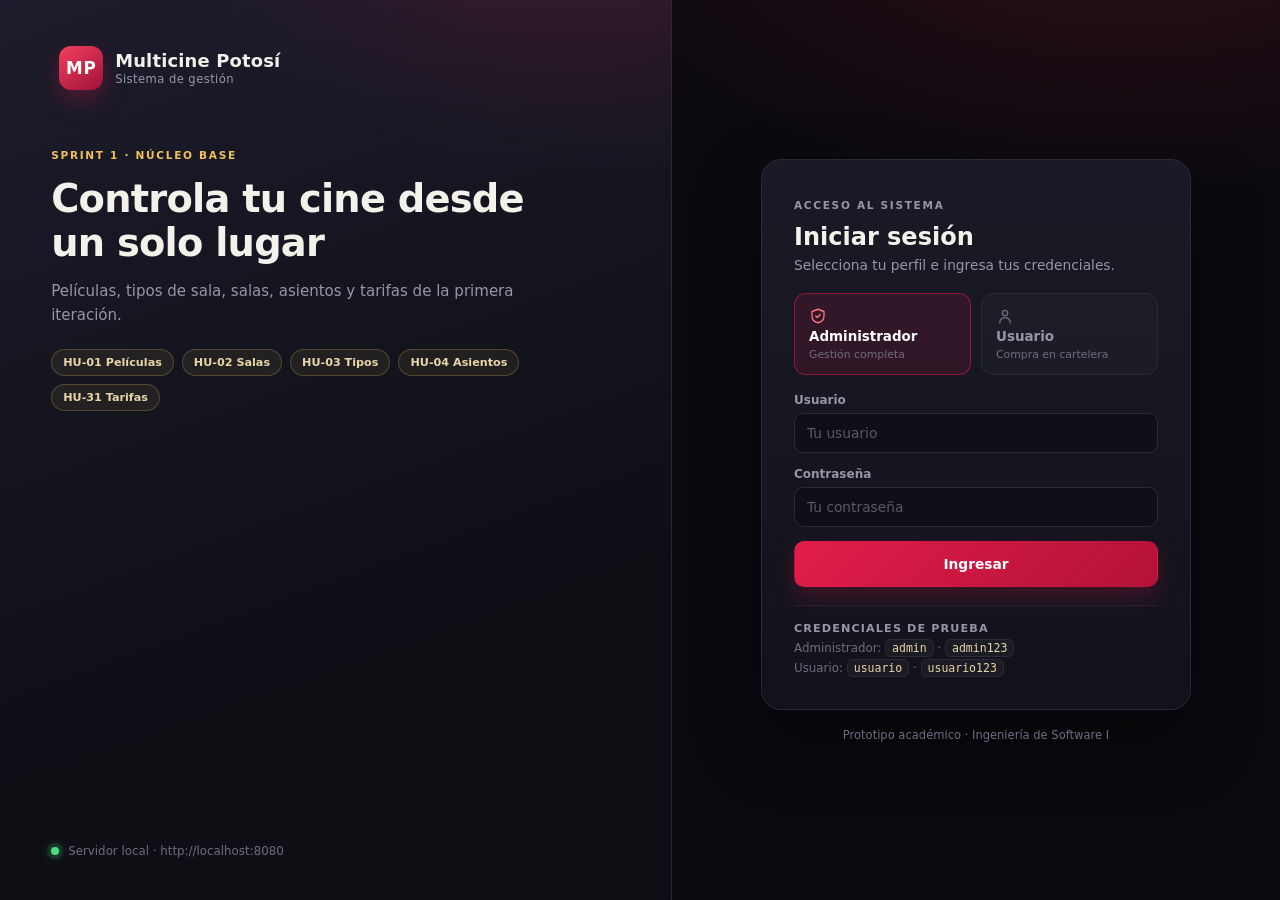
<file: web/index.html>
<!DOCTYPE html>
<html lang="es">
<head>
  <meta charset="UTF-8">
  <meta name="viewport" content="width=device-width, initial-scale=1.0">
  <title>Multicine Potosí · Sistema de Gestión</title>
  <meta name="description" content="Sistema de gestión de Multicine Potosí - Sprint 1: Núcleo Base">
  <link rel="stylesheet" href="styles.css">
</head>
<body>
  <svg class="sprite" aria-hidden="true">
    <symbol id="i-grid" viewBox="0 0 24 24">
      <rect x="3" y="3" width="7" height="7" rx="1.5"/>
      <rect x="14" y="3" width="7" height="7" rx="1.5"/>
      <rect x="3" y="14" width="7" height="7" rx="1.5"/>
      <rect x="14" y="14" width="7" height="7" rx="1.5"/>
    </symbol>
    <symbol id="i-film" viewBox="0 0 24 24">
      <rect x="3" y="4" width="18" height="16" rx="2"/>
      <path d="M7 4v16M17 4v16M3 9h4M3 15h4M17 9h4M17 15h4"/>
    </symbol>
    <symbol id="i-layers" viewBox="0 0 24 24">
      <path d="m12 3 8 4.5-8 4.5-8-4.5L12 3Z"/>
      <path d="m4 12 8 4.5 8-4.5"/>
      <path d="m4 16.5 8 4.5 8-4.5"/>
    </symbol>
    <symbol id="i-door" viewBox="0 0 24 24">
      <path d="M5 21V4a1 1 0 0 1 1-1h9a1 1 0 0 1 1 1v17"/>
      <path d="M3 21h18"/>
      <path d="M13 12h.01"/>
    </symbol>
    <symbol id="i-seat" viewBox="0 0 24 24">
      <path d="M6 10V5a2 2 0 0 1 2-2h8a2 2 0 0 1 2 2v5"/>
      <path d="M5 10a2 2 0 0 0-2 2v4a1 1 0 0 0 1 1h16a1 1 0 0 0 1-1v-4a2 2 0 0 0-2-2H5Z"/>
      <path d="M7 17v4M17 17v4"/>
    </symbol>
    <symbol id="i-tag" viewBox="0 0 24 24">
      <path d="M20.6 13.4 12 22l-9-9 8.6-8.6a2 2 0 0 1 1.4-.6H20a2 2 0 0 1 2 2v6.8a2 2 0 0 1-.6 1.4Z"/>
      <circle cx="16.5" cy="7.5" r="1.2"/>
    </symbol>
    <symbol id="i-lock" viewBox="0 0 24 24">
      <rect x="4" y="10" width="16" height="10" rx="2"/>
      <path d="M8 10V7a4 4 0 0 1 8 0v3"/>
    </symbol>
    <symbol id="i-plus" viewBox="0 0 24 24">
      <path d="M12 5v14M5 12h14"/>
    </symbol>
    <symbol id="i-edit" viewBox="0 0 24 24">
      <path d="M12 20h9"/>
      <path d="M16.5 3.5a2.1 2.1 0 0 1 3 3L7 19l-4 1 1-4L16.5 3.5Z"/>
    </symbol>
    <symbol id="i-trash" viewBox="0 0 24 24">
      <path d="M3 6h18"/>
      <path d="M8 6V4h8v2"/>
      <path d="M19 6l-1 14H6L5 6"/>
      <path d="M10 11v5M14 11v5"/>
    </symbol>
    <symbol id="i-close" viewBox="0 0 24 24">
      <path d="M6 6l12 12M18 6L6 18"/>
    </symbol>
    <symbol id="i-search" viewBox="0 0 24 24">
      <circle cx="11" cy="11" r="7"/>
      <path d="m20 20-3.5-3.5"/>
    </symbol>
    <symbol id="i-refresh" viewBox="0 0 24 24">
      <path d="M21 12a9 9 0 1 1-2.6-6.4"/>
      <path d="M21 3v6h-6"/>
    </symbol>
    <symbol id="i-ticket" viewBox="0 0 24 24">
      <path d="M3 9V6a1 1 0 0 1 1-1h16a1 1 0 0 1 1 1v3a3 3 0 0 0 0 6v3a1 1 0 0 1-1 1H4a1 1 0 0 1-1-1v-3a3 3 0 0 0 0-6Z"/>
      <path d="M13 5v2M13 10v2M13 15v2M13 19v.01"/>
    </symbol>
    <symbol id="i-user" viewBox="0 0 24 24">
      <circle cx="12" cy="8" r="3.5"/>
      <path d="M5 21a7 7 0 0 1 14 0"/>
    </symbol>
    <symbol id="i-shield" viewBox="0 0 24 24">
      <path d="M12 3 20 6v6c0 5-3.4 8.2-8 9-4.6-.8-8-4-8-9V6l8-3Z"/>
      <path d="m9 12 2 2 4-4"/>
    </symbol>
    <symbol id="i-logout" viewBox="0 0 24 24">
      <path d="M9 21H5a2 2 0 0 1-2-2V5a2 2 0 0 1 2-2h4"/>
      <path d="m16 17 5-5-5-5"/>
      <path d="M21 12H9"/>
    </symbol>
    <symbol id="i-clock" viewBox="0 0 24 24">
      <circle cx="12" cy="12" r="9"/>
      <path d="M12 7v5l3 2"/>
    </symbol>
    <symbol id="i-cup" viewBox="0 0 24 24">
      <path d="M5 3h11l-1 9a4 4 0 0 1-4 3.5 4 4 0 0 1-4-3.5L5 3Z"/>
      <path d="M7 9h7"/>
      <path d="M4 21h13"/>
    </symbol>
    <symbol id="i-sparkle" viewBox="0 0 24 24">
      <path d="M12 3l1.8 4.7L18.5 9.5l-4.7 1.8L12 16l-1.8-4.7L5.5 9.5l4.7-1.8L12 3Z"/>
      <path d="M18.5 15l.8 2.1 2.2.9-2.2.9-.8 2.1-.8-2.1-2.2-.9 2.2-.9.8-2.1Z"/>
    </symbol>
    <symbol id="i-chart" viewBox="0 0 24 24">
      <path d="M4 20V10M10 20V4M16 20v-7M22 20H2"/>
    </symbol>
    <symbol id="i-globe" viewBox="0 0 24 24">
      <circle cx="12" cy="12" r="9"/>
      <path d="M3 12h18"/>
      <path d="M12 3a14 14 0 0 1 0 18a14 14 0 0 1 0-18Z"/>
    </symbol>
    <symbol id="i-card" viewBox="0 0 24 24">
      <rect x="2" y="5" width="20" height="14" rx="2"/>
      <path d="M2 10h20"/>
      <path d="M6 15h4"/>
    </symbol>
    <symbol id="i-refund" viewBox="0 0 24 24">
      <path d="M3 12a9 9 0 1 0 3-6.7"/>
      <path d="M3 4v5h5"/>
      <path d="M12 8v4l3 2"/>
    </symbol>
  </svg>

  <div class="login-screen" id="login-screen">
    <div class="login-shell">
      <section class="login-brand">
        <div class="brand">
          <span class="brand-badge">MP</span>
          <div class="brand-text">
            <strong>Multicine Potosí</strong>
            <small>Sistema de gestión</small>
          </div>
        </div>
        <div class="login-copy">
          <span class="eyebrow gold">Sprint 1 · Núcleo Base</span>
          <h1>Controla tu cine desde un solo lugar</h1>
          <p>Películas, tipos de sala, salas, asientos y tarifas de la primera iteración.</p>
          <div class="login-tags">
            <span>HU-01 Películas</span>
            <span>HU-02 Salas</span>
            <span>HU-03 Tipos</span>
            <span>HU-04 Asientos</span>
            <span>HU-31 Tarifas</span>
          </div>
        </div>
        <p class="login-foot"><span class="status-dot"></span> Servidor local · http://localhost:8080</p>
      </section>
      <section class="login-panel">
        <div class="login-card">
          <span class="eyebrow">Acceso al sistema</span>
          <h2>Iniciar sesión</h2>
          <p class="login-sub">Selecciona tu perfil e ingresa tus credenciales.</p>

          <div class="role-select" id="role-select">
            <button type="button" class="role-card active" data-role="Administrador">
              <svg class="icon"><use href="#i-shield"/></svg>
              <strong>Administrador</strong>
              <small>Gestión completa</small>
            </button>
            <button type="button" class="role-card" data-role="Usuario">
              <svg class="icon"><use href="#i-user"/></svg>
              <strong>Usuario</strong>
              <small>Compra en cartelera</small>
            </button>
          </div>

          <form id="login-form">
            <label class="field" for="login-usuario">
              <span>Usuario</span>
              <input id="login-usuario" name="usuario" type="text" autocomplete="username" required placeholder="Tu usuario">
            </label>
            <label class="field" for="login-contrasena">
              <span>Contraseña</span>
              <input id="login-contrasena" name="contrasena" type="password" autocomplete="current-password" required placeholder="Tu contraseña">
            </label>
            <p class="login-error" id="login-error" hidden></p>
            <button class="btn primary login-btn" id="login-submit" type="submit">Ingresar</button>
          </form>

          <div class="login-hint">
            <strong>Credenciales de prueba</strong>
            <span>Administrador: <code>admin</code> · <code>admin123</code></span>
            <span>Usuario: <code>usuario</code> · <code>usuario123</code></span>
          </div>
        </div>
        <p class="login-legal">Prototipo académico · Ingeniería de Software I</p>
      </section>
    </div>
  </div>

  <div class="app" id="app" hidden>
    <aside class="sidebar">
      <div class="brand">
        <span class="brand-badge">MP</span>
        <div class="brand-text">
          <strong>Multicine Potosí</strong>
          <small>Sistema de gestión</small>
        </div>
      </div>

      <nav class="nav">
        <p class="nav-label">Cartelera</p>
        <button class="nav-item active" data-section="peliculas">
          <svg class="icon"><use href="#i-film"/></svg>
          <span>Películas</span>
        </button>
        <button class="nav-item" data-section="funciones">
          <svg class="icon"><use href="#i-clock"/></svg>
          <span>Programación</span>
        </button>
        <p class="nav-label">Infraestructura</p>
        <button class="nav-item" data-section="tipos">
          <svg class="icon"><use href="#i-layers"/></svg>
          <span>Tipos de sala</span>
        </button>
        <button class="nav-item" data-section="salas">
          <svg class="icon"><use href="#i-door"/></svg>
          <span>Salas</span>
        </button>
        <button class="nav-item" data-section="asientos">
          <svg class="icon"><use href="#i-seat"/></svg>
          <span>Asientos</span>
        </button>
        <button class="nav-item" data-section="tarifas">
          <svg class="icon"><use href="#i-tag"/></svg>
          <span>Tarifas</span>
        </button>
        <p class="nav-label">Comercial</p>
        <button class="nav-item" data-section="clientes">
          <svg class="icon"><use href="#i-user"/></svg>
          <span>Clientes</span>
        </button>
        <button class="nav-item" data-section="productos">
          <svg class="icon"><use href="#i-cup"/></svg>
          <span>Confitería</span>
        </button>
        <button class="nav-item" data-section="promociones">
          <svg class="icon"><use href="#i-sparkle"/></svg>
          <span>Promociones</span>
        </button>
        <button class="nav-item" data-section="reservas">
          <svg class="icon"><use href="#i-ticket"/></svg>
          <span>Reservas</span>
        </button>
        <button class="nav-item" data-section="entradas">
          <svg class="icon"><use href="#i-ticket"/></svg>
          <span>Entradas</span>
        </button>
        <button class="nav-item" data-section="reembolsos">
          <svg class="icon"><use href="#i-refresh"/></svg>
          <span>Reembolsos</span>
        </button>
        <button class="nav-item" data-section="medios-pago">
          <svg class="icon"><use href="#i-card"/></svg>
          <span>Medios de pago</span>
        </button>
        <button class="nav-item" data-section="recaudacion">
          <svg class="icon"><use href="#i-chart"/></svg>
          <span>Recaudación</span>
        </button>
        <p class="nav-label">Administración</p>
        <button class="nav-item" data-section="usuarios">
          <svg class="icon"><use href="#i-user"/></svg>
          <span>Usuarios</span>
        </button>
        <button class="nav-item" data-section="auditoria">
          <svg class="icon"><use href="#i-shield"/></svg>
          <span>Auditoría</span>
        </button>
      </nav>

      <a class="sidebar-link" href="cartelera.html" target="_blank" rel="noopener">
        <svg class="icon"><use href="#i-globe"/></svg>
        <span>Ver cartelera web</span>
      </a>

      <div class="sidebar-user">
        <span class="user-avatar" id="sidebar-initials">--</span>
        <div class="user-meta">
          <strong id="sidebar-user-name">Invitado</strong>
          <small id="sidebar-user-role">Sin sesión</small>
        </div>
      </div>
    </aside>

    <main class="main">
      <header class="topbar">
        <div>
          <span class="eyebrow" id="page-eyebrow">HU-01 · Catálogo</span>
          <h1 id="page-title">Películas</h1>
        </div>
        <div class="topbar-side">
          <span class="pill" id="role-pill">Sin sesión</span>
          <button class="btn ghost compact" id="logout-btn" type="button">
            <svg class="icon"><use href="#i-logout"/></svg>
            Cerrar sesión
          </button>
        </div>
      </header>

      <div class="readonly-banner" id="readonly-banner" hidden>
        <svg class="icon"><use href="#i-user"/></svg>
        <span>Sesión de <strong>solo consulta</strong>: puedes revisar los módulos, pero no crear, editar ni eliminar registros. Cierra sesión e ingresa con la cuenta de administrador para gestionarlos.</span>
      </div>

      <section id="view-peliculas" class="view active">
        <div class="view-head">
          <div>
            <h2>Películas</h2>
            <p>HU-01 · Registra, edita, consulta y da de baja las películas del catálogo.</p>
          </div>
          <button class="btn primary" data-action="new" data-entity="peliculas">
            <svg class="icon"><use href="#i-plus"/></svg>
            Nueva película
          </button>
        </div>
        <div class="toolbar">
          <label class="search">
            <svg class="icon"><use href="#i-search"/></svg>
            <input id="search-peliculas" type="search" placeholder="Buscar por título, género o clasificación">
          </label>
          <span class="count" id="count-peliculas"></span>
        </div>
        <div class="panel table-panel" id="table-peliculas"></div>
      </section>

      <section id="view-tipos" class="view">
        <div class="view-head">
          <div>
            <h2>Tipos de sala</h2>
            <p>HU-03 · Diferencia las proyecciones 2D, 3D y futuros formatos.</p>
          </div>
          <button class="btn primary" data-action="new" data-entity="tipos">
            <svg class="icon"><use href="#i-plus"/></svg>
            Nuevo tipo
          </button>
        </div>
        <div class="toolbar">
          <span class="hint">Los tipos se asignan a las salas y a las tarifas del cine.</span>
          <span class="count" id="count-tipos"></span>
        </div>
        <div class="panel table-panel" id="table-tipos"></div>
      </section>

      <section id="view-salas" class="view">
        <div class="view-head">
          <div>
            <h2>Salas</h2>
            <p>HU-02 · Administra capacidad, características y disponibilidad de cada sala.</p>
          </div>
          <button class="btn primary" data-action="new" data-entity="salas">
            <svg class="icon"><use href="#i-plus"/></svg>
            Nueva sala
          </button>
        </div>
        <div class="toolbar">
          <span class="hint">Al crear una sala se generan sus asientos automáticamente.</span>
          <span class="count" id="count-salas"></span>
        </div>
        <div class="panel table-panel" id="table-salas"></div>
      </section>

      <section id="view-asientos" class="view">
        <div class="view-head">
          <div>
            <h2>Asientos</h2>
            <p>HU-04 · Mantén la distribución y la disponibilidad de los asientos por sala.</p>
          </div>
          <button class="btn primary" data-action="redistribuir">
            <svg class="icon"><use href="#i-refresh"/></svg>
            Redistribuir asientos
          </button>
        </div>
        <div class="toolbar">
          <label class="select-field">
            <span>Sala</span>
            <select id="sala-select"></select>
          </label>
          <div class="legend">
            <span><i class="seat-dot available"></i>Disponible</span>
            <span><i class="seat-dot maintenance"></i>Mantenimiento</span>
          </div>
          <span class="count" id="count-asientos"></span>
        </div>
        <div class="panel seat-panel">
          <div class="screen-wrap">
            <div class="screen"></div>
            <span>PANTALLA</span>
          </div>
          <div class="seat-grid" id="seat-grid"></div>
        </div>
      </section>

      <section id="view-tarifas" class="view">
        <div class="view-head">
          <div>
            <h2>Tarifas</h2>
            <p>HU-31 · Define precios según tipo de sala, condición y formato de proyección.</p>
          </div>
          <button class="btn primary" data-action="new" data-entity="tarifas">
            <svg class="icon"><use href="#i-plus"/></svg>
            Nueva tarifa
          </button>
        </div>
        <div class="toolbar">
          <span class="hint">Las tarifas activas estarán disponibles al reservar y emitir entradas.</span>
          <span class="count" id="count-tarifas"></span>
        </div>
        <div class="panel table-panel" id="table-tarifas"></div>
      </section>

      <section id="view-funciones" class="view">
        <div class="view-head">
          <div>
            <h2>Programación de funciones</h2>
            <p>HU-13 · Programa películas por sala, fecha y hora controlando los cruces de horario.</p>
          </div>
          <button class="btn primary" data-action="new" data-entity="funciones">
            <svg class="icon"><use href="#i-plus"/></svg>
            Nueva función
          </button>
        </div>
        <div class="toolbar">
          <span class="hint">Se dejan 15 minutos entre funciones de la misma sala.</span>
          <span class="count" id="count-funciones"></span>
        </div>
        <div class="panel table-panel" id="table-funciones"></div>
      </section>

      <section id="view-productos" class="view">
        <div class="view-head">
          <div>
            <h2>Confitería e inventario</h2>
            <p>HU-20 · Administra combos, bebidas y snacks con su precio y control de stock.</p>
          </div>
          <button class="btn primary" data-action="new" data-entity="productos">
            <svg class="icon"><use href="#i-plus"/></svg>
            Nuevo producto
          </button>
        </div>
        <div class="toolbar">
          <span class="hint">Los productos con stock igual o menor al mínimo se resaltan en rojo.</span>
          <span class="count" id="count-productos"></span>
        </div>
        <div class="panel table-panel" id="table-productos"></div>
      </section>

      <section id="view-promociones" class="view">
        <div class="view-head">
          <div>
            <h2>Promociones y beneficios</h2>
            <p>HU-25/HU-34 · Configura 2x1, descuentos porcentuales y funciones benéficas.</p>
          </div>
          <button class="btn primary" data-action="new" data-entity="promociones">
            <svg class="icon"><use href="#i-plus"/></svg>
            Nueva promoción
          </button>
        </div>
        <div class="toolbar">
          <span class="hint">Las promociones vigentes se aplican automáticamente en la cartelera web.</span>
          <span class="count" id="count-promociones"></span>
        </div>
        <div class="panel table-panel" id="table-promociones"></div>
      </section>

      <section id="view-reservas" class="view">
        <div class="view-head">
          <div>
            <h2>Reservas</h2>
            <p>HU-17 · Consulta las reservas generadas desde la cartelera web con su detalle.</p>
          </div>
          <button class="btn ghost" data-action="refresh-reservas">
            <svg class="icon"><use href="#i-refresh"/></svg>
            Actualizar
          </button>
        </div>
        <div class="toolbar">
          <span class="hint">Cada reserva descuenta asientos y stock de confitería.</span>
          <span class="count" id="count-reservas"></span>
        </div>
        <div class="panel table-panel" id="table-reservas"></div>
      </section>

      <section id="view-recaudacion" class="view">
        <div class="view-head">
          <div>
            <h2>Recaudación y control</h2>
            <p>HU-27/HU-37 · Revisa ingresos por entradas y confitería y los productos con bajo stock.</p>
          </div>
          <button class="btn ghost" data-action="refresh-recaudacion">
            <svg class="icon"><use href="#i-refresh"/></svg>
            Actualizar
          </button>
        </div>
        <div class="stat-grid" id="recaudacion-stats"></div>
        <div class="split">
          <div class="panel">
            <h3 class="panel-title">Productos con bajo stock</h3>
            <div id="recaudacion-stock"></div>
          </div>
          <div class="panel">
            <h3 class="panel-title">Últimas reservas</h3>
            <div class="table-panel" id="recaudacion-reservas"></div>
          </div>
        </div>
      </section>

      <section id="view-usuarios" class="view">
        <div class="view-head">
          <div>
            <h2>Usuarios y seguridad</h2>
            <p>HU-30 · Crea cuentas con perfil de administrador o de solo consulta.</p>
          </div>
          <button class="btn primary" data-action="new-usuario">
            <svg class="icon"><use href="#i-plus"/></svg>
            Nuevo usuario
          </button>
        </div>
        <div class="toolbar">
          <span class="hint">Solo el perfil Administrador puede crear usuarios y modificar datos.</span>
          <span class="count" id="count-usuarios"></span>
        </div>
        <div class="panel table-panel" id="table-usuarios"></div>
      </section>

      <section id="view-auditoria" class="view">
        <div class="view-head">
          <div>
            <h2>Auditoría del sistema</h2>
            <p>HU-36 · Bitácora de las acciones realizadas por los usuarios administrativos.</p>
          </div>
          <button class="btn ghost" data-action="refresh-auditoria">
            <svg class="icon"><use href="#i-refresh"/></svg>
            Actualizar
          </button>
        </div>
        <div class="panel table-panel" id="table-auditoria"></div>
      </section>

      <section id="view-clientes" class="view">
        <div class="view-head">
          <div>
            <h2>Clientes</h2>
            <p>HU-07 · Registra y mantén actualizada la información de los clientes del cine.</p>
          </div>
          <button class="btn primary" data-action="new" data-entity="clientes">
            <svg class="icon"><use href="#i-plus"/></svg>
            Nuevo cliente
          </button>
        </div>
        <div class="toolbar">
          <span class="hint">Los clientes se crean también automáticamente desde la cartelera web.</span>
          <span class="count" id="count-clientes"></span>
        </div>
        <div class="panel table-panel" id="table-clientes"></div>
      </section>

      <section id="view-medios-pago" class="view">
        <div class="view-head">
          <div>
            <h2>Medios de pago</h2>
            <p>HU-33 · Define las formas de pago aceptadas por el cine para entradas y confitería.</p>
          </div>
          <button class="btn primary" data-action="new" data-entity="medios-pago">
            <svg class="icon"><use href="#i-plus"/></svg>
            Nuevo medio
          </button>
        </div>
        <div class="toolbar">
          <span class="hint">Los medios activos se ofrecen en el flujo de compra de la cartelera.</span>
          <span class="count" id="count-medios-pago"></span>
        </div>
        <div class="panel table-panel" id="table-medios-pago"></div>
      </section>

      <section id="view-entradas" class="view">
        <div class="view-head">
          <div>
            <h2>Entradas emitidas</h2>
            <p>HU-09 · Consulta las entradas generadas por cada reserva, su asiento y estado.</p>
          </div>
          <button class="btn ghost" data-action="refresh-entradas">
            <svg class="icon"><use href="#i-refresh"/></svg>
            Actualizar
          </button>
        </div>
        <div class="toolbar">
          <span class="hint">Cada asiento confirmado genera una entrada con su propio código.</span>
          <span class="count" id="count-entradas"></span>
        </div>
        <div class="panel table-panel" id="table-entradas"></div>
      </section>

      <section id="view-reembolsos" class="view">
        <div class="view-head">
          <div>
            <h2>Cancelaciones y reembolsos</h2>
            <p>HU-35 · Resuelve operaciones anuladas y revisa el historial de reembolsos aplicados.</p>
          </div>
          <button class="btn ghost" data-action="refresh-reembolsos">
            <svg class="icon"><use href="#i-refresh"/></svg>
            Actualizar
          </button>
        </div>
        <div class="toolbar">
          <span class="hint">Reembolso del 100% hasta 2 horas antes de la función; si no, 50%.</span>
          <span class="count" id="count-reembolsos"></span>
        </div>
        <div class="panel table-panel" id="table-reembolsos"></div>
      </section>
    </main>
  </div>

  <div class="modal-backdrop" id="modal" hidden>
    <div class="modal" role="dialog" aria-modal="true" aria-labelledby="modal-title">
      <header class="modal-head">
        <div>
          <span class="eyebrow" id="modal-eyebrow">Iteración 1</span>
          <h3 id="modal-title">Nuevo registro</h3>
        </div>
        <button class="icon-btn" id="modal-close" type="button" aria-label="Cerrar">
          <svg class="icon"><use href="#i-close"/></svg>
        </button>
      </header>
      <form id="modal-form">
        <div class="form-grid" id="modal-fields"></div>
        <footer class="modal-foot">
          <button type="button" class="btn ghost" id="modal-cancel">Cancelar</button>
          <button type="submit" class="btn primary" id="modal-submit">Guardar</button>
        </footer>
      </form>
    </div>
  </div>

  <div class="toasts" id="toasts"></div>

  <script src="app.js"></script>
</body>
</html>
</file>
<file: web/styles.css>
:root {
  --bg: #0a0a0f;
  --bg-soft: #0e0e15;
  --surface: #14141d;
  --surface-2: #191925;
  --surface-3: #20202e;
  --border: #2a2a3a;
  --border-soft: rgba(42, 42, 58, 0.65);
  --text: #f3f1ea;
  --muted: #9895a8;
  --muted-2: #6f6c7f;
  --accent: #e11d48;
  --accent-dark: #be123c;
  --accent-soft: rgba(225, 29, 72, 0.13);
  --gold: #f0c05a;
  --gold-soft: rgba(240, 192, 90, 0.13);
  --green: #4ade80;
  --green-soft: rgba(74, 222, 128, 0.12);
  --amber: #fbbf24;
  --amber-soft: rgba(251, 191, 36, 0.12);
  --red: #f87171;
  --red-soft: rgba(248, 113, 113, 0.12);
  --blue: #60a5fa;
  --blue-soft: rgba(96, 165, 250, 0.12);
  --radius: 16px;
  --font: "Segoe UI", "Inter", system-ui, -apple-system, "Helvetica Neue", Arial, sans-serif;
}

* {
  box-sizing: border-box;
}

html {
  scroll-behavior: smooth;
}

body {
  margin: 0;
  min-height: 100vh;
  font-family: var(--font);
  color: var(--text);
  background:
    radial-gradient(1000px 520px at 88% -12%, rgba(225, 29, 72, 0.16), transparent 62%),
    radial-gradient(900px 480px at 12% 112%, rgba(240, 192, 90, 0.07), transparent 62%),
    var(--bg);
  -webkit-font-smoothing: antialiased;
}

[hidden] {
  display: none !important;
}

button,
input,
select,
textarea {
  font-family: inherit;
}

button {
  color: inherit;
}

.sprite {
  position: absolute;
  width: 0;
  height: 0;
  overflow: hidden;
}

.icon {
  width: 18px;
  height: 18px;
  fill: none;
  stroke: currentColor;
  stroke-width: 1.8;
  stroke-linecap: round;
  stroke-linejoin: round;
  flex-shrink: 0;
}

::-webkit-scrollbar {
  width: 10px;
  height: 10px;
}

::-webkit-scrollbar-track {
  background: transparent;
}

::-webkit-scrollbar-thumb {
  background: #2c2c3b;
  border-radius: 999px;
  border: 2px solid transparent;
  background-clip: content-box;
}

::-webkit-scrollbar-thumb:hover {
  background: #3a3a4d;
  background-clip: content-box;
}

.app {
  min-height: 100vh;
}

.sidebar {
  position: fixed;
  inset: 0 auto 0 0;
  width: 268px;
  display: flex;
  flex-direction: column;
  gap: 8px;
  padding: 24px 18px 20px;
  background: rgba(12, 12, 18, 0.86);
  border-right: 1px solid var(--border);
  backdrop-filter: blur(16px);
  z-index: 20;
}

.brand {
  display: flex;
  align-items: center;
  gap: 12px;
  padding: 4px 8px 22px;
}

.brand-badge {
  display: grid;
  place-items: center;
  width: 44px;
  height: 44px;
  border-radius: 12px;
  background: linear-gradient(145deg, #f43f5e, #9f1239);
  color: #fff;
  font-family: var(--font);
  font-size: 1.05rem;
  font-weight: 700;
  letter-spacing: 0.04em;
  box-shadow: 0 10px 24px rgba(225, 29, 72, 0.28);
}

.brand-text {
  display: flex;
  flex-direction: column;
  line-height: 1.25;
}

.brand-text strong {
  font-family: var(--font);
  font-size: 1.12rem;
  letter-spacing: 0.01em;
}

.brand-text small {
  color: var(--muted);
  font-size: 0.72rem;
  letter-spacing: 0.04em;
}

.nav {
  display: flex;
  flex-direction: column;
  gap: 3px;
  overflow-y: auto;
  padding-bottom: 12px;
}

.nav-label {
  margin: 18px 12px 7px;
  font-size: 0.64rem;
  font-weight: 700;
  letter-spacing: 0.14em;
  text-transform: uppercase;
  color: var(--muted-2);
}

.nav-label:first-child {
  margin-top: 0;
}

.nav-item {
  display: flex;
  align-items: center;
  gap: 11px;
  width: 100%;
  padding: 10px 12px;
  border: 1px solid transparent;
  border-radius: 10px;
  background: transparent;
  color: var(--muted);
  font-size: 0.9rem;
  font-weight: 500;
  text-align: left;
  cursor: pointer;
  transition: background 0.16s ease, color 0.16s ease, border-color 0.16s ease;
}

.nav-item:hover {
  background: rgba(255, 255, 255, 0.045);
  color: var(--text);
}

.nav-item.active {
  background: linear-gradient(90deg, rgba(225, 29, 72, 0.17), rgba(225, 29, 72, 0.035));
  border-color: rgba(225, 29, 72, 0.28);
  color: #fff;
}

.nav-item.active .icon {
  color: var(--gold);
}

.nav-item .icon {
  width: 17px;
  height: 17px;
  color: var(--muted-2);
}

.nav-item:hover .icon {
  color: var(--muted);
}

.sidebar-user {
  display: flex;
  align-items: center;
  gap: 11px;
  margin-top: auto;
  padding: 14px 12px 4px;
  border-top: 1px solid var(--border);
}

.user-avatar {
  display: grid;
  place-items: center;
  width: 36px;
  height: 36px;
  border-radius: 50%;
  background: linear-gradient(145deg, #e11d48, #881337);
  color: #fff;
  font-size: 0.72rem;
  font-weight: 700;
  letter-spacing: 0.04em;
  flex-shrink: 0;
}

.user-meta {
  display: flex;
  flex-direction: column;
  min-width: 0;
  line-height: 1.3;
}

.user-meta strong {
  overflow: hidden;
  font-size: 0.78rem;
  font-weight: 600;
  text-overflow: ellipsis;
  white-space: nowrap;
}

.user-meta small {
  color: var(--muted-2);
  font-size: 0.68rem;
}

.status-dot {
  width: 8px;
  height: 8px;
  border-radius: 50%;
  background: var(--green);
  box-shadow: 0 0 0 4px rgba(74, 222, 128, 0.12), 0 0 12px rgba(74, 222, 128, 0.6);
  flex-shrink: 0;
}

.main {
  margin-left: 268px;
  padding: 34px clamp(22px, 3vw, 46px) 70px;
  max-width: 1560px;
}

.topbar {
  display: flex;
  align-items: flex-end;
  justify-content: space-between;
  gap: 18px;
  margin-bottom: 26px;
}

.eyebrow {
  display: inline-block;
  font-size: 0.66rem;
  font-weight: 700;
  letter-spacing: 0.16em;
  text-transform: uppercase;
  color: var(--muted);
}

.eyebrow.gold {
  color: var(--gold);
}

.topbar h1 {
  margin: 6px 0 0;
  font-family: var(--font);
  font-size: clamp(1.7rem, 2.4vw, 2.15rem);
  font-weight: 600;
  letter-spacing: -0.015em;
}

.topbar-side {
  display: flex;
  align-items: center;
  gap: 14px;
}

.pill {
  padding: 7px 13px;
  border: 1px solid var(--border);
  border-radius: 999px;
  background: rgba(255, 255, 255, 0.02);
  color: var(--muted);
  font-size: 0.73rem;
  letter-spacing: 0.02em;
}

.view {
  display: none;
}

.view.active {
  display: block;
  animation: fadeUp 0.32s ease both;
}

@keyframes fadeUp {
  from {
    opacity: 0;
    transform: translateY(8px);
  }
  to {
    opacity: 1;
    transform: translateY(0);
  }
}

.panel {
  border: 1px solid var(--border);
  border-radius: var(--radius);
  background: linear-gradient(180deg, rgba(25, 25, 37, 0.9), rgba(18, 18, 27, 0.92));
  overflow: hidden;
}

table {
  width: 100%;
  border-collapse: collapse;
}

.view-head {
  display: flex;
  align-items: flex-end;
  justify-content: space-between;
  gap: 20px;
  margin-bottom: 20px;
}

.view-head h2 {
  margin: 0;
  font-family: var(--font);
  font-size: 1.8rem;
  font-weight: 600;
  letter-spacing: -0.015em;
}

.view-head p {
  margin: 6px 0 0;
  max-width: 620px;
  color: var(--muted);
  font-size: 0.86rem;
  line-height: 1.5;
}

.toolbar {
  display: flex;
  flex-wrap: wrap;
  align-items: center;
  gap: 14px;
  margin-bottom: 14px;
}

.hint {
  color: var(--muted);
  font-size: 0.78rem;
}

.count {
  margin-left: auto;
  color: var(--muted-2);
  font-size: 0.76rem;
  white-space: nowrap;
}

.sidebar-link {
  display: flex;
  align-items: center;
  gap: 11px;
  margin: 10px 12px 4px;
  padding: 10px 12px;
  border: 1px solid rgba(225, 29, 72, 0.28);
  border-radius: 10px;
  background: rgba(225, 29, 72, 0.08);
  color: var(--text);
  font-size: 0.84rem;
  font-weight: 600;
  text-decoration: none;
  transition: background 0.16s ease, border-color 0.16s ease;
}

.sidebar-link:hover {
  background: rgba(225, 29, 72, 0.16);
  border-color: rgba(225, 29, 72, 0.45);
}

.sidebar-link .icon {
  width: 17px;
  height: 17px;
  color: var(--gold);
}

.stat-grid {
  display: grid;
  grid-template-columns: repeat(auto-fit, minmax(190px, 1fr));
  gap: 14px;
  margin-bottom: 20px;
}

.stat {
  display: flex;
  flex-direction: column;
  gap: 6px;
  padding: 18px;
  border: 1px solid var(--border);
  border-radius: var(--radius);
  background: linear-gradient(180deg, rgba(25, 25, 37, 0.9), rgba(18, 18, 27, 0.92));
}

.stat-label {
  color: var(--muted-2);
  font-size: 0.7rem;
  font-weight: 700;
  letter-spacing: 0.1em;
  text-transform: uppercase;
}

.stat-value {
  font-family: var(--font);
  font-size: 1.7rem;
  font-weight: 600;
  letter-spacing: -0.02em;
}

.stat-sub {
  color: var(--muted);
  font-size: 0.78rem;
}

.split {
  display: grid;
  grid-template-columns: repeat(auto-fit, minmax(320px, 1fr));
  gap: 16px;
}

.split .panel {
  padding: 18px;
}

.panel-title {
  margin: 0 0 14px;
  font-family: var(--font);
  font-size: 1.05rem;
  font-weight: 600;
}

.stock-list {
  display: flex;
  flex-direction: column;
  gap: 2px;
  margin: 0;
  padding: 0;
  list-style: none;
}

.stock-list li {
  display: flex;
  align-items: center;
  justify-content: space-between;
  gap: 12px;
  padding: 9px 2px;
  border-bottom: 1px solid var(--border);
  font-size: 0.86rem;
}

.stock-list li:last-child {
  border-bottom: none;
}

.table-panel {
  padding: 2px 0;
}

.table-empty {
  padding: 48px 22px;
  color: var(--muted);
  font-size: 0.85rem;
  text-align: center;
}

.table-panel table th {
  padding: 13px 20px;
  border-bottom: 1px solid var(--border);
  background: rgba(255, 255, 255, 0.018);
  color: var(--muted-2);
  font-size: 0.64rem;
  font-weight: 700;
  letter-spacing: 0.1em;
  text-transform: uppercase;
  text-align: left;
  white-space: nowrap;
}

.table-panel table td {
  padding: 13px 20px;
  border-bottom: 1px solid rgba(42, 42, 58, 0.5);
  font-size: 0.85rem;
  vertical-align: middle;
}

.table-panel table tbody tr:last-child td {
  border-bottom: none;
}

.table-panel table tbody tr {
  transition: background 0.14s ease;
}

.table-panel table tbody tr:hover {
  background: rgba(255, 255, 255, 0.022);
}

.cell-title strong {
  display: block;
  font-weight: 600;
}

.cell-title .sub {
  display: block;
  max-width: 320px;
  margin-top: 2px;
  overflow: hidden;
  color: var(--muted-2);
  font-size: 0.73rem;
  text-overflow: ellipsis;
  white-space: nowrap;
}

.actions {
  display: flex;
  justify-content: flex-end;
  gap: 6px;
  white-space: nowrap;
}

.icon-btn {
  display: inline-grid;
  place-items: center;
  width: 32px;
  height: 32px;
  padding: 0;
  border: 1px solid var(--border);
  border-radius: 8px;
  background: transparent;
  color: var(--muted);
  cursor: pointer;
  transition: background 0.14s ease, color 0.14s ease, border-color 0.14s ease;
}

.icon-btn .icon {
  width: 15px;
  height: 15px;
}

.icon-btn:hover {
  background: rgba(255, 255, 255, 0.05);
  color: var(--text);
}

.icon-btn.danger:hover {
  border-color: rgba(248, 113, 113, 0.35);
  background: var(--red-soft);
  color: var(--red);
}

.badge {
  display: inline-flex;
  align-items: center;
  gap: 5px;
  padding: 4px 9px;
  border: 1px solid transparent;
  border-radius: 999px;
  font-size: 0.68rem;
  font-weight: 600;
  white-space: nowrap;
}

.badge::before {
  content: "";
  width: 5px;
  height: 5px;
  border-radius: 50%;
  background: currentColor;
}

.badge.success {
  border-color: rgba(74, 222, 128, 0.25);
  background: var(--green-soft);
  color: #86efac;
}

.badge.neutral {
  border-color: var(--border);
  background: rgba(255, 255, 255, 0.03);
  color: var(--muted);
}

.badge.warning {
  border-color: rgba(251, 191, 36, 0.28);
  background: var(--amber-soft);
  color: #fcd34d;
}

.badge.outline {
  border-color: rgba(240, 192, 90, 0.3);
  background: rgba(240, 192, 90, 0.06);
  color: #e8d6a8;
}

.badge.outline::before {
  display: none;
}

.badge.danger {
  border-color: rgba(248, 113, 113, 0.28);
  background: var(--red-soft);
  color: #fca5a5;
}

.btn {
  display: inline-flex;
  align-items: center;
  justify-content: center;
  gap: 8px;
  height: 42px;
  padding: 0 17px;
  border: 1px solid transparent;
  border-radius: 10px;
  font-size: 0.86rem;
  font-weight: 600;
  white-space: nowrap;
  cursor: pointer;
  transition: transform 0.14s ease, background 0.14s ease, border-color 0.14s ease, filter 0.14s ease;
}

.btn .icon {
  width: 16px;
  height: 16px;
}

.btn:hover {
  transform: translateY(-1px);
}

.btn:active {
  transform: translateY(0);
}

.btn.primary {
  background: linear-gradient(135deg, #e11d48, #b3123a);
  color: #fff;
  box-shadow: 0 10px 22px rgba(225, 29, 72, 0.22);
}

.btn.primary:hover {
  filter: brightness(1.07);
}

.btn.ghost {
  border-color: var(--border);
  background: transparent;
  color: var(--text);
}

.btn.ghost:hover {
  background: rgba(255, 255, 255, 0.05);
}

.btn:disabled {
  opacity: 0.6;
  cursor: not-allowed;
  transform: none;
}

.search {
  display: flex;
  align-items: center;
  gap: 9px;
  width: min(430px, 100%);
  height: 42px;
  padding: 0 13px;
  border: 1px solid var(--border);
  border-radius: 10px;
  background: var(--surface);
  color: var(--muted-2);
  transition: border-color 0.14s ease, box-shadow 0.14s ease;
}

.search:focus-within {
  border-color: rgba(225, 29, 72, 0.55);
  box-shadow: 0 0 0 3px rgba(225, 29, 72, 0.1);
}

.search .icon {
  width: 17px;
  height: 17px;
}

.search input {
  width: 100%;
  border: none;
  outline: none;
  background: transparent;
  color: var(--text);
  font-size: 0.85rem;
}

.search input::placeholder {
  color: var(--muted-2);
}

.select-field {
  display: flex;
  align-items: center;
  gap: 9px;
  color: var(--muted);
  font-size: 0.78rem;
  font-weight: 600;
}

.select-field select {
  height: 42px;
  min-width: 190px;
  padding: 0 38px 0 12px;
  border: 1px solid var(--border);
  border-radius: 10px;
  outline: none;
  appearance: none;
  background-color: var(--surface);
  background-image: url("data:image/svg+xml,%3Csvg xmlns='http://www.w3.org/2000/svg' width='12' height='12' viewBox='0 0 24 24' fill='none' stroke='%239895a8' stroke-width='2' stroke-linecap='round'%3E%3Cpath d='m6 9 6 6 6-6'/%3E%3C/svg%3E");
  background-repeat: no-repeat;
  background-position: right 13px center;
  color: var(--text);
  font-size: 0.84rem;
  cursor: pointer;
}

.select-field select:focus {
  border-color: rgba(225, 29, 72, 0.55);
}

.legend {
  display: flex;
  flex-wrap: wrap;
  align-items: center;
  gap: 16px;
  color: var(--muted);
  font-size: 0.76rem;
}

.legend span {
  display: inline-flex;
  align-items: center;
  gap: 7px;
}

.seat-dot {
  display: inline-block;
  width: 12px;
  height: 12px;
  border-radius: 4px;
}

.seat-dot.available {
  border: 1px solid rgba(74, 222, 128, 0.5);
  background: var(--green-soft);
}

.seat-dot.maintenance {
  border: 1px dashed rgba(251, 191, 36, 0.6);
  background: var(--amber-soft);
}

.seat-panel {
  padding: 30px 20px 36px;
  overflow-x: auto;
}

.screen-wrap {
  margin-bottom: 28px;
  text-align: center;
}

.screen {
  width: min(64%, 540px);
  height: 8px;
  margin: 0 auto 9px;
  border-radius: 50%;
  background: linear-gradient(90deg, transparent, rgba(240, 192, 90, 0.85), transparent);
  filter: drop-shadow(0 0 16px rgba(240, 192, 90, 0.45));
}

.screen-wrap span {
  color: var(--muted-2);
  font-size: 0.6rem;
  font-weight: 700;
  letter-spacing: 0.38em;
}

.seat-grid {
  display: flex;
  flex-direction: column;
  align-items: center;
  gap: 8px;
  min-width: max-content;
}

.seat-row {
  display: flex;
  align-items: center;
  gap: 6px;
}

.row-label {
  width: 20px;
  color: var(--muted-2);
  font-size: 0.68rem;
  font-weight: 700;
  text-align: center;
}

.seat {
  display: inline-flex;
  align-items: center;
  justify-content: center;
  width: 34px;
  height: 34px;
  padding: 0;
  border: 1px solid rgba(74, 222, 128, 0.42);
  border-radius: 8px 8px 5px 5px;
  background: var(--green-soft);
  color: #86efac;
  font-size: 0.66rem;
  font-weight: 600;
  cursor: pointer;
  transition: transform 0.12s ease, background 0.12s ease, border-color 0.12s ease;
}

.seat:hover {
  transform: translateY(-2px);
  border-color: rgba(74, 222, 128, 0.75);
  background: rgba(74, 222, 128, 0.22);
}

.seat.maintenance {
  border: 1px dashed rgba(251, 191, 36, 0.55);
  background: var(--amber-soft);
  color: #fcd34d;
}

.seat.maintenance:hover {
  border-color: rgba(251, 191, 36, 0.85);
  background: rgba(251, 191, 36, 0.2);
}

.seat:active {
  transform: scale(0.94);
}

.modal-backdrop {
  position: fixed;
  inset: 0;
  z-index: 50;
  display: flex;
  align-items: center;
  justify-content: center;
  padding: 24px;
  background: rgba(5, 5, 9, 0.72);
  backdrop-filter: blur(7px);
  animation: backdropIn 0.2s ease both;
}

.modal-backdrop[hidden] {
  display: none;
}

@keyframes backdropIn {
  from {
    opacity: 0;
  }
  to {
    opacity: 1;
  }
}

.modal {
  width: min(620px, 100%);
  max-height: 90vh;
  overflow-y: auto;
  border: 1px solid var(--border);
  border-radius: 18px;
  background: linear-gradient(180deg, #1a1a26, #12121b);
  box-shadow: 0 30px 80px rgba(0, 0, 0, 0.55);
  animation: modalIn 0.22s ease both;
}

@keyframes modalIn {
  from {
    opacity: 0;
    transform: translateY(14px) scale(0.98);
  }
  to {
    opacity: 1;
    transform: translateY(0) scale(1);
  }
}

.modal-head {
  display: flex;
  align-items: flex-start;
  justify-content: space-between;
  gap: 16px;
  padding: 22px 24px 18px;
  border-bottom: 1px solid var(--border-soft);
}

.modal-head h3 {
  margin: 5px 0 0;
  font-family: var(--font);
  font-size: 1.35rem;
  font-weight: 600;
}

.modal form {
  padding: 22px 24px 24px;
}

.form-grid {
  display: grid;
  grid-template-columns: repeat(2, minmax(0, 1fr));
  gap: 16px;
}

.field {
  display: flex;
  flex-direction: column;
  gap: 6px;
}

.field.full {
  grid-column: 1 / -1;
}

.field > span {
  color: var(--muted);
  font-size: 0.75rem;
  font-weight: 600;
}

.field input,
.field select,
.field textarea {
  width: 100%;
  padding: 11px 12px;
  border: 1px solid var(--border);
  border-radius: 9px;
  outline: none;
  background: #0f0f17;
  color: var(--text);
  font-size: 0.86rem;
  transition: border-color 0.14s ease, box-shadow 0.14s ease;
}

.field select {
  padding-right: 36px;
  appearance: none;
  background-image: url("data:image/svg+xml,%3Csvg xmlns='http://www.w3.org/2000/svg' width='12' height='12' viewBox='0 0 24 24' fill='none' stroke='%239895a8' stroke-width='2' stroke-linecap='round'%3E%3Cpath d='m6 9 6 6 6-6'/%3E%3C/svg%3E");
  background-repeat: no-repeat;
  background-position: right 12px center;
  cursor: pointer;
}

.field textarea {
  min-height: 86px;
  resize: vertical;
}

.field input:focus,
.field select:focus,
.field textarea:focus {
  border-color: rgba(225, 29, 72, 0.6);
  box-shadow: 0 0 0 3px rgba(225, 29, 72, 0.1);
}

.field input::placeholder,
.field textarea::placeholder {
  color: #5b5869;
}

.modal-foot {
  display: flex;
  justify-content: flex-end;
  gap: 10px;
  margin-top: 22px;
  padding-top: 18px;
  border-top: 1px solid var(--border-soft);
}

.toasts {
  position: fixed;
  right: 24px;
  bottom: 24px;
  z-index: 60;
  display: flex;
  flex-direction: column;
  gap: 10px;
  pointer-events: none;
}

.toast {
  display: flex;
  align-items: center;
  gap: 10px;
  min-width: 250px;
  max-width: 370px;
  padding: 12px 16px;
  border: 1px solid var(--border);
  border-left: 3px solid var(--green);
  border-radius: 10px;
  background: #1a1a26;
  box-shadow: 0 18px 40px rgba(0, 0, 0, 0.4);
  color: var(--text);
  font-size: 0.82rem;
  animation: toastIn 0.25s ease both;
}

.toast.error {
  border-left-color: var(--red);
}

.toast.out {
  animation: toastOut 0.25s ease both;
}

@keyframes toastIn {
  from {
    opacity: 0;
    transform: translateX(18px);
  }
  to {
    opacity: 1;
    transform: translateX(0);
  }
}

@keyframes toastOut {
  from {
    opacity: 1;
    transform: translateX(0);
  }
  to {
    opacity: 0;
    transform: translateX(18px);
  }
}

button:focus-visible,
input:focus-visible,
select:focus-visible,
textarea:focus-visible {
  outline: 2px solid rgba(240, 192, 90, 0.65);
  outline-offset: 2px;
}

@media (max-width: 900px) {
  .sidebar {
    position: static;
    width: auto;
    height: auto;
    flex-direction: row;
    align-items: center;
    gap: 16px;
    padding: 12px 16px;
    border-right: none;
    border-bottom: 1px solid var(--border);
    overflow-x: auto;
  }

  .brand {
    padding: 0;
    flex-shrink: 0;
  }

  .brand-text small,
  .nav-label,
  .sidebar-user {
    display: none;
  }

  .nav {
    flex-direction: row;
    gap: 4px;
    padding: 0;
    overflow-x: auto;
  }

  .nav-item {
    padding: 8px 10px;
    white-space: nowrap;
  }

  .nav-item span {
    font-size: 0.8rem;
  }

  .main {
    margin-left: 0;
    padding: 22px 18px 52px;
  }

  .topbar {
    flex-direction: column;
    align-items: flex-start;
    gap: 12px;
    margin-bottom: 20px;
  }
}

@media (max-width: 640px) {
  .sidebar {
    position: sticky;
    display: grid;
    grid-template-columns: minmax(0, 1fr) auto;
    grid-template-areas:
      "brand link"
      "nav nav";
    gap: 8px 12px;
    padding: 12px;
    overflow: visible;
  }

  .sidebar > .brand {
    grid-area: brand;
    min-width: 0;
  }

  .sidebar .nav {
    grid-area: nav;
    width: 100%;
    min-width: 0;
    overflow-x: auto;
  }

  .sidebar-link {
    grid-area: link;
    margin: 0;
    padding: 8px 10px;
    white-space: nowrap;
  }

  .main {
    padding: 20px 14px 44px;
  }

  .topbar-side {
    width: 100%;
    justify-content: space-between;
  }

  .view-head {
    flex-direction: column;
    align-items: flex-start;
    gap: 14px;
  }

  .form-grid {
    grid-template-columns: 1fr;
  }

  .table-panel {
    overflow-x: auto;
  }

  .table-panel table {
    min-width: 620px;
  }

  .seat {
    width: 28px;
    height: 28px;
    font-size: 0.6rem;
  }

  .modal-backdrop {
    padding: 12px;
  }

  .toasts {
    right: 14px;
    left: 14px;
    bottom: 14px;
  }

  .toast {
    max-width: none;
  }
}

/* ============================================================
   Acceso y sesión
   ============================================================ */
.btn.compact {
  height: 34px;
  padding: 0 14px;
  gap: 7px;
  font-size: 0.78rem;
}

.btn.compact .icon {
  width: 15px;
  height: 15px;
}

.login-screen {
  min-height: 100vh;
}

.login-shell {
  display: grid;
  grid-template-columns: 1.05fr 0.95fr;
  min-height: 100vh;
}

.login-brand {
  display: flex;
  flex-direction: column;
  gap: 32px;
  padding: 42px clamp(28px, 4vw, 58px);
  border-right: 1px solid var(--border);
  background:
    radial-gradient(720px 420px at 90% -10%, rgba(225, 29, 72, 0.18), transparent 62%),
    linear-gradient(160deg, rgba(29, 29, 45, 0.96), rgba(14, 14, 21, 0.98) 70%);
}

.login-copy h1 {
  max-width: 520px;
  margin: 14px 0;
  font-size: clamp(1.9rem, 3vw, 2.55rem);
  font-weight: 600;
  line-height: 1.14;
  letter-spacing: -0.02em;
}

.login-copy p {
  max-width: 520px;
  margin: 0;
  color: var(--muted);
  font-size: 0.94rem;
  line-height: 1.6;
}

.login-tags {
  display: flex;
  flex-wrap: wrap;
  gap: 8px;
  margin-top: 22px;
}

.login-tags span {
  padding: 6px 11px;
  border: 1px solid rgba(240, 192, 90, 0.25);
  border-radius: 999px;
  background: rgba(240, 192, 90, 0.07);
  color: #e8d6a8;
  font-size: 0.7rem;
  font-weight: 600;
}

.login-foot {
  display: flex;
  align-items: center;
  gap: 9px;
  margin: auto 0 0;
  color: var(--muted-2);
  font-size: 0.74rem;
}

.login-panel {
  display: flex;
  flex-direction: column;
  align-items: center;
  justify-content: center;
  gap: 18px;
  padding: 40px clamp(24px, 4vw, 52px);
}

.login-card {
  width: min(430px, 100%);
  padding: 34px 32px;
  border: 1px solid var(--border);
  border-radius: 20px;
  background: linear-gradient(180deg, #1a1a26, #12121b);
  box-shadow: 0 30px 70px rgba(0, 0, 0, 0.45);
}

.login-card h2 {
  margin: 10px 0 6px;
  font-size: 1.5rem;
  font-weight: 600;
}

.login-sub {
  margin: 0 0 20px;
  color: var(--muted);
  font-size: 0.86rem;
}

.login-card .field {
  margin-bottom: 14px;
}

.role-select {
  display: grid;
  grid-template-columns: 1fr 1fr;
  gap: 10px;
  margin-bottom: 18px;
}

.role-card {
  display: flex;
  flex-direction: column;
  align-items: flex-start;
  gap: 4px;
  padding: 13px 14px;
  border: 1px solid var(--border);
  border-radius: 12px;
  background: rgba(255, 255, 255, 0.02);
  color: var(--muted);
  text-align: left;
  cursor: pointer;
  transition: border-color 0.15s ease, background 0.15s ease;
}

.role-card .icon {
  color: var(--muted-2);
}

.role-card strong {
  font-size: 0.84rem;
  font-weight: 600;
}

.role-card small {
  color: var(--muted-2);
  font-size: 0.68rem;
}

.role-card:hover {
  border-color: rgba(255, 255, 255, 0.16);
  background: rgba(255, 255, 255, 0.045);
}

.role-card.active {
  border-color: rgba(225, 29, 72, 0.55);
  background: var(--accent-soft);
  color: #fff;
}

.role-card.active .icon {
  color: #fb7185;
}

.login-error {
  margin: 0 0 12px;
  padding: 9px 12px;
  border: 1px solid rgba(248, 113, 113, 0.3);
  border-radius: 10px;
  background: var(--red-soft);
  color: #fca5a5;
  font-size: 0.78rem;
}

.login-btn {
  width: 100%;
  height: 46px;
}

.login-hint {
  display: flex;
  flex-direction: column;
  gap: 6px;
  margin-top: 18px;
  padding-top: 16px;
  border-top: 1px solid var(--border-soft);
  color: var(--muted-2);
  font-size: 0.74rem;
}

.login-hint strong {
  color: var(--muted);
  font-size: 0.7rem;
  letter-spacing: 0.1em;
  text-transform: uppercase;
}

.login-hint code {
  padding: 1px 6px;
  border: 1px solid var(--border);
  border-radius: 6px;
  background: rgba(255, 255, 255, 0.04);
  color: #e8d6a8;
  font-size: 0.72rem;
}

.login-legal {
  margin: 0;
  color: var(--muted-2);
  font-size: 0.72rem;
}

/* ============================================================
   Perfil Usuario (solo consulta)
   ============================================================ */
body.role-usuario .btn[data-action="new"],
body.role-usuario [data-action="redistribuir"] {
  display: none;
}

.seat:disabled {
  cursor: default;
}

.seat:disabled:hover {
  transform: none;
}

@media (max-width: 980px) {
  .login-shell {
    grid-template-columns: 1fr;
  }

  .login-brand {
    display: none;
  }
}

@media (max-width: 640px) {
  .role-select {
    grid-template-columns: 1fr;
  }

  .login-card {
    padding: 26px 20px;
  }
}

/* ============================================================
   Indicador de rol
   ============================================================ */
.pill.admin {
  border-color: rgba(74, 222, 128, 0.35);
  background: var(--green-soft);
  color: #86efac;
  font-weight: 600;
}

.pill.user {
  border-color: rgba(251, 191, 36, 0.35);
  background: var(--amber-soft);
  color: #fcd34d;
  font-weight: 600;
}

.readonly-banner[hidden] {
  display: none;
}

.readonly-banner {
  display: flex;
  align-items: center;
  gap: 11px;
  margin-bottom: 18px;
  padding: 12px 16px;
  border: 1px solid rgba(251, 191, 36, 0.32);
  border-radius: 12px;
  background: var(--amber-soft);
  color: #fcd34d;
  font-size: 0.83rem;
  line-height: 1.5;
}

.readonly-banner strong {
  font-weight: 700;
}

.readonly-banner .icon {
  width: 18px;
  height: 18px;
  flex-shrink: 0;
}
</file>
